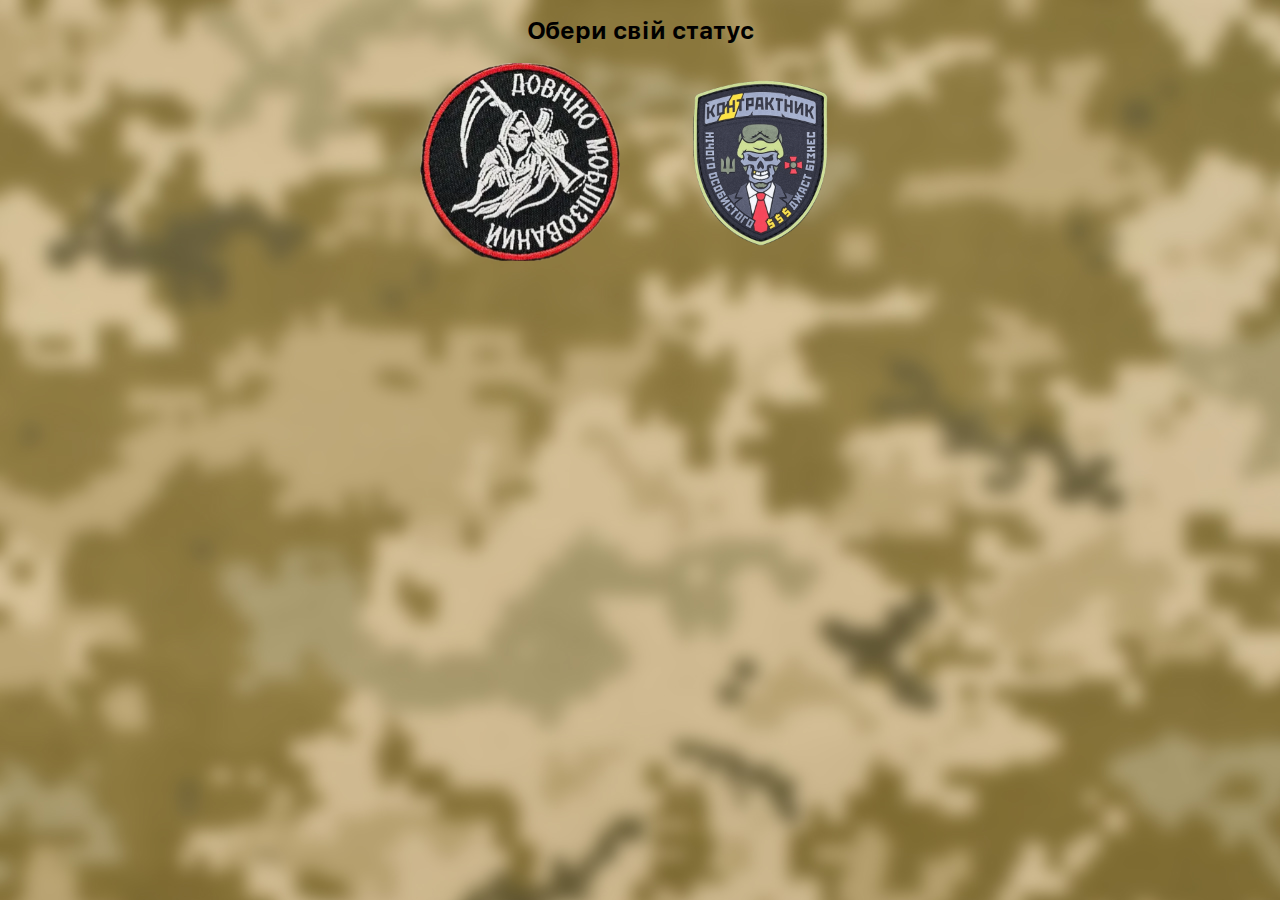
<file: index.html>
<!DOCTYPE html>
<html lang="uk">
<head>
  <meta charset="UTF-8">
  <meta name="viewport" content="width=device-width, initial-scale=1.0">
  <link rel="stylesheet" href="css/styles.css" media="screen">
  <link rel="icon" href="images/favicon.ico" type="image/x-icon">
  <title>Джура</title>
</head>
<body>
  <div class="selection-screen">
    <center> <h1>Обери свій статус</h1></center>
    <div class="selection">
      <div style="display: flex; justify-content: center; gap: 40px; align-items: center;">
        <a href="choice.html">
          <img src="images/mobilized.png" alt="Мобілізований" style="width: 200px;">
        </a>
        <a href="choice.html">
          <img src="images/infinity.png" alt="Контрактник" style="width: 200px;">
        </a>
      </div>
    </div>
  </div>

  
</body>
</html>
</file>
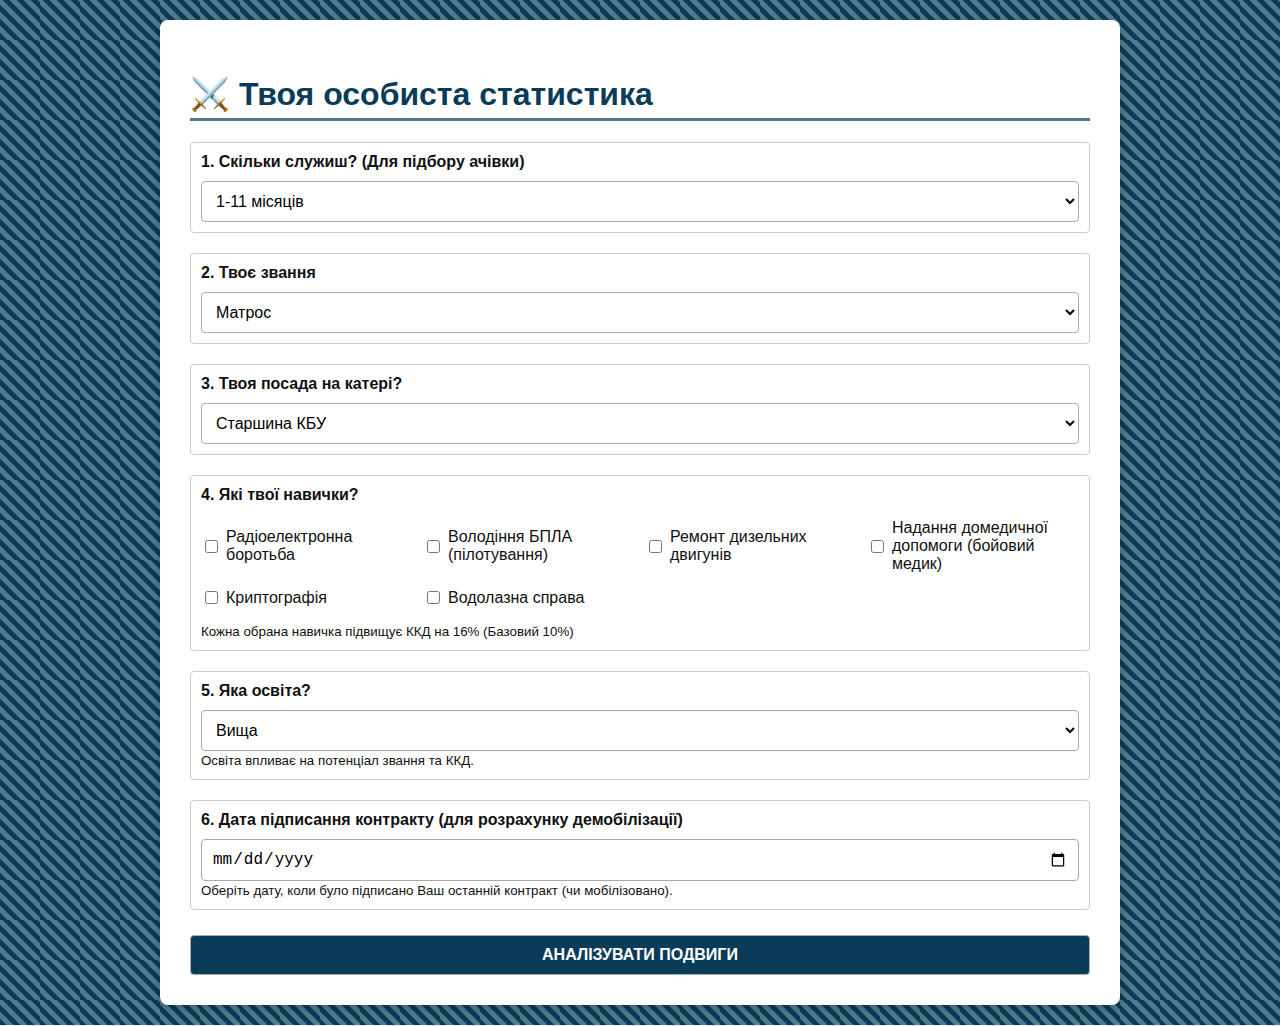
<file: analysis.html>
<!DOCTYPE html>
<html lang="uk">
<head>
    <meta charset="UTF-8">
    <meta name="viewport" content="width=device-width, initial-scale=1.0">
    <title>Статистика твоєї служби</title>
    <style>
        :root {
            --pixel-blue: #0A3C59; /* Темно-синій піксель */
            --pixel-light: #527A8A; /* Світло-синій піксель */
            --pixel-accent: #FFD700; /* Золотий акцент */
            --background-color: #f0f0f0;
            --text-color: #111;
        }

        body {
            font-family: 'Arial', sans-serif;
            background-color: var(--background-color);
            color: var(--text-color);
            margin: 0;
            padding: 20px;
            display: flex;
            justify-content: center;
            align-items: flex-start;
            min-height: 100vh;
            background-image: repeating-linear-gradient(45deg, 
                var(--pixel-blue) 0, var(--pixel-blue) 5px, 
                var(--pixel-light) 5px, var(--pixel-light) 10px);
            background-size: 40px 40px;
        }

        .container {
            background-color: white;
            padding: 30px;
            border-radius: 8px;
            box-shadow: 0 4px 12px rgba(0, 0, 0, 0.2);
            width: 100%;
            max-width: 900px;
            min-height: 700px;
        }

        h1, h2, h3 {
            color: var(--pixel-blue);
            border-bottom: 3px solid var(--pixel-light);
            padding-bottom: 5px;
            margin-top: 25px;
        }
        
        /* Стилізація форми */
        .form-group {
            margin-bottom: 20px;
            padding: 10px;
            border: 1px solid #ccc;
            border-radius: 4px;
        }

        label {
            display: block;
            margin-bottom: 5px;
            font-weight: bold;
        }

        select, button, input[type="date"] {
            width: 100%;
            padding: 10px;
            margin-top: 5px;
            border-radius: 4px;
            border: 1px solid #aaa;
            box-sizing: border-box;
            background-color: #fff;
            font-size: 16px;
        }

        button {
            background-color: var(--pixel-blue);
            color: white;
            cursor: pointer;
            font-weight: bold;
            transition: background-color 0.3s;
        }

        button:hover {
            background-color: #0056b3;
        }

        .checkbox-grid {
            display: grid;
            grid-template-columns: repeat(auto-fit, minmax(200px, 1fr));
            gap: 10px;
            padding: 10px 0;
        }

        .checkbox-grid label {
            display: flex;
            align-items: center;
            cursor: pointer;
            font-weight: normal;
        }
        
        .checkbox-grid input[type="checkbox"] {
            margin-right: 8px;
            width: auto;
        }

        /* Стилізація секції результатів (Battlefield 2 style) */
        #results {
            margin-top: 30px;
            padding: 20px;
            background-color: #eee;
            border: 5px solid var(--pixel-blue);
            border-radius: 8px;
            display: none;
        }
        
        .stat-block {
            background-color: var(--pixel-blue);
            color: white;
            padding: 15px;
            border-radius: 4px;
            margin-bottom: 15px;
            display: flex;
            justify-content: space-between;
            align-items: center;
        }
        /* Стиль для великого відліку часу */
        .stat-block.countdown {
            background-color: #A52A2A; /* Червоний/Бордовий для уваги */
            flex-direction: column;
            text-align: center;
        }
        .stat-block.countdown strong {
            font-size: 2.5em;
            color: #fff;
            margin-top: 5px;
        }


        .stat-block strong {
            color: var(--pixel-accent);
            font-size: 1.2em;
        }

        .rank-info {
            display: flex;
            align-items: center;
            gap: 20px;
        }

        .rank-info img {
            width: 80px;
            height: 80px;
            object-fit: contain;
            border: 2px solid var(--pixel-accent);
            border-radius: 50%;
            padding: 5px;
            background-color: #fff;
        }

        .kkd-bar-container {
            width: 100%;
            background-color: #ccc;
            border-radius: 5px;
            margin-top: 10px;
        }

        .kkd-bar {
            height: 25px;
            background-color: var(--pixel-accent);
            border-radius: 5px;
            text-align: center;
            line-height: 25px;
            color: var(--pixel-blue);
            font-weight: bold;
            transition: width 1s ease-in-out;
        }
        
        .recommendation {
            background-color: #fff;
            border: 2px solid var(--pixel-accent);
            padding: 15px;
            margin-top: 20px;
            border-radius: 4px;
        }

        .next-rank-display {
            font-size: 1.1em;
            font-weight: bold;
            color: #008000;
        }
        
        .placeholder-image {
            width: 80px;
            height: 80px;
            background-color: #ccc;
            border: 2px solid var(--pixel-accent);
            border-radius: 50%;
            padding: 5px;
            display: flex;
            align-items: center;
            justify-content: center;
            font-size: 12px;
            text-align: center;
            line-height: 1.2;
            color: #555;
        }
        /* Стиль для приміток щодо контракту */
        .contract-note {
            color: var(--pixel-accent);
            font-style: italic;
            font-size: 0.9em;
            margin-top: 5px;
        }

    </style>
</head>
<body>

<div class="container">
    <h1>⚔️ Твоя особиста статистика</h1>

    <div id="form-section">
        <form id="analysisForm">

            <div class="form-group">
                <label for="serviceTime">1. Скільки служиш? (Для підбору ачівки)</label>
                <select id="serviceTime" required></select>
            </div>

            <div class="form-group">
                <label for="rank">2. Твоє звання</label>
                <select id="rank" required></select>
            </div>
            
            <div class="form-group">
                <label for="position">3. Твоя посада на катері?</label>
                <select id="position" required></select>
            </div>

            <div class="form-group">
                <label>4. Які твої навички?</label>
                <div id="skillsContainer" class="checkbox-grid">
                    </div>
                <small>Кожна обрана навичка підвищує ККД на 16% (Базовий 10%)</small>
            </div>

            <div class="form-group">
                <label for="education">5. Яка освіта?</label>
                <select id="education" required></select>
                <small>Освіта впливає на потенціал звання та ККД.</small>
            </div>
            
            <div class="form-group">
                <label for="contractDate">6. Дата підписання контракту (для розрахунку демобілізації)</label>
                <input type="date" id="contractDate" required>
                <small>Оберіть дату, коли було підписано Ваш останній контракт (чи мобілізовано).</small>
            </div>

            <button type="submit">АНАЛІЗУВАТИ ПОДВИГИ</button>
        </form>
    </div>

    <div id="results">
        <h2>📊 Профіль та твоя статистика</h2>
        
        <h3>⚓ Залишилось до кінця контракту</h3>
        <div class="stat-block countdown">
            <span id="contractStatusLabel">Статус контракту:</span>
            <strong id="contractCountdown">--</strong>
            <span class="contract-note" id="contractNote"></span>
        </div>

        <h3>📈 Коефіцієнт корисної дії (ККД)</h3>
        <div class="stat-block">
            <span>Поточний ККД:</span> 
            <strong id="kkdValue">0%</strong>
        </div>
        <div class="kkd-bar-container">
            <div id="kkdBar" class="kkd-bar"></div>
        </div>

        <h3>🎖️ Звання та кар'єрний Шлях</h3>
        <div class="stat-block rank-info">
            <div>
                <p>Твоє звання:</p>
                <strong id="currentRankDisplay"></strong>
            </div>
            <div id="currentRankImage" class="placeholder-image">Фото звання</div>
            <div style="text-align: right;">
                <p>Наступне звання, потенціал:</p>
                <div class="next-rank-display" id="nextRankDisplay"></div>
            </div>
        </div>
        
        <h3>🏆 Твій подвиг ("Ачівка")</h3>
        <div class="stat-block">
            <div style="flex-direction: column; align-items: flex-start;">
                <strong id="achievementTitle"></strong>
                <small id="achievementDescription" style="color: #ccc; margin-top: 5px;"></small>
            </div>
        </div>
        
        <h3>🚀 Рекомендації: </h3>
        <div class="recommendation" id="recommendations">
            <p><strong>Подальші дії:</strong></p>
            <ul>
                </ul>
        </div>
    </div>
</div>

<script>
    // Імітація завантаження db.json (Вставлено як об'єкт для спрощення)
    const db = {
        "ranks": [
            {"id": 1, "title": "Матрос", "category": "Рядовий", "next_rank_id": 2, "img": "matros.png"},
            {"id": 2, "title": "Старший матрос", "category": "Рядовий", "next_rank_id": 3, "img": "st_matros.png"},
            {"id": 3, "title": "Старшина 2 статті", "category": "Сержант", "next_rank_id": 4, "img": "st_2.png"},
            {"id": 4, "title": "Старшина 1 статті", "category": "Сержант", "next_rank_id": 5, "img": "st_1.png"},
            {"id": 5, "title": "Головний старшина", "category": "Сержант", "next_rank_id": 6, "img": "gl_st.png"},
            {"id": 6, "title": "Головний корабельний старшина", "category": "Старшина", "next_rank_id": 7, "img": "gl_kor_st.png"},
            {"id": 7, "title": "Штаб-старшина", "category": "Старшина", "next_rank_id": 8, "img": "shtab_st.png"},
            {"id": 8, "title": "Майстер-старшина", "category": "Старшина", "next_rank_id": 9, "img": "mayster_st.png"},
            {"id": 9, "title": "Старший майстер-старшина", "category": "Старшина", "next_rank_id": 10, "img": "st_mayster_st.png"},
            {"id": 10, "title": "Головний майстер-старшина", "category": "Старшина", "next_rank_id": null, "img": "gl_mayster_st.png"},
            {"id": 11, "title": "Молодший лейтенант", "category": "Молодший офіцер", "next_rank_id": 12, "img": "ml_leyt.png"},
            {"id": 12, "title": "Лейтенант", "category": "Молодший офіцер", "next_rank_id": 13, "img": "leyt.png"},
            {"id": 13, "title": "Старший лейтенант", "category": "Молодший офіцер", "next_rank_id": 14, "img": "st_leyt.png"},
            {"id": 14, "title": "Капітан-лейтенант", "category": "Молодший офіцер", "next_rank_id": 15, "img": "kap_leyt.png"},
            {"id": 15, "title": "Капітан 3 рангу", "category": "Старший офіцер", "next_rank_id": 16, "img": "kap_3.png"},
            {"id": 16, "title": "Капітан 2 рангу", "category": "Старший офіцер", "next_rank_id": 17, "img": "kap_2.png"},
            {"id": 17, "title": "Капітан 1 рангу", "category": "Старший офіцер", "next_rank_id": 18, "img": "kap_1.png"},
            {"id": 18, "title": "Коммодор", "category": "Вищий офіцер", "next_rank_id": 19, "img": "commodor.png"},
            {"id": 19, "title": "Контр-адмірал", "category": "Вищий офіцер", "next_rank_id": 20, "img": "kontr_adm.png"},
            {"id": 20, "title": "Віце-адмірал", "category": "Вищий офіцер", "next_rank_id": 21, "img": "vitse_adm.png"},
            {"id": 21, "title": "Адмірал", "category": "Вищий офіцер", "next_rank_id": null, "img": "admiral.png"}
        ],
        "service_time": [
            {"value": "1-11 місяців", "display": "1-11 місяців"},
            {"value": "1 рік", "display": "1 рік"},
            {"value": "2 роки", "display": "2 роки"},
            {"value": "3 роки", "display": "3 роки"},
            {"value": "4 роки", "display": "4 роки"},
            {"value": "5 років", "display": "5 років"},
            {"value": "6 років", "display": "6 років"},
            {"value": "7 років", "display": "7 років"},
            {"value": "8 років", "display": "8 років"},
            {"value": "9 років", "display": "9 років"},
            {"value": "10 років", "display": "10 років"},
            {"value": "11 років", "display": "11 років"},
            {"value": "12 років", "display": "12 років"},
            {"value": "В армії народився", "display": "В армії народився"}
        ],
        "positions": [
            "Старшина КБУ", "Командир відділення рульових сигнальників", "Старший рульовий сигнальник", "Рульовий сигнальник", "Командир відділення операторів", "Старший оператор", "Оператор КБУ", "Командир відділення комендорів", "Комендор", "КБУ", "Боцман", "Баталер", "Марсовий", "Електрик", "Старший електрик", "Старший моторист", "Моторист", "Командир катера", "Помічник командира", "Старшина ЕМК"
        ],
        "achievements": [
            {"time": "1-11 місяців", "title": "Новобранець Моря", "description": "Витримав(ла) перші шторми та засвоїв(ла) основи морської справи. Попереду цілий океан!"},
            {"time": "1 рік", "title": "Офіцерське Братство", "description": "Заклав(ла) фундамент професійної кар'єри. Впевнено тримаєш стрій!"},
            {"time": "2 роки", "title": "Стабілізація Катера", "description": "Перший рік – випробування, другий – досвід. Ти став(ла) надійною опорою."},
            {"time": "3 роки", "title": "Торпеда Досвіду", "description": "Твоя вислуга дозволяє вирішувати нестандартні завдання. Готовий(а) до командування!"},
            {"time": "4 роки", "title": "Майстер Акваторії", "description": "Ти знаєш катер, як свою кишеню, а море – як рідний дім. Час передавати знання."},
            {"time": "5 років", "title": "Золотий Якір", "description": "5 років бездоганної служби. Приклад для наслідування та справжній професіонал."},
            {"time": "6 років", "title": "Ветеран Водної Гладі (Фаза 1)", "description": "Пройшов(ла) через вогонь та воду. Твій досвід безцінний для флоту."},
            {"time": "7 років", "title": "Ветеран Водної Гладі (Фаза 2)", "description": "Пройшов(ла) через вогонь та воду. Твій досвід безцінний для флоту."},
            {"time": "8 років", "title": "Морський Вовк (Початок)", "description": "Роки служби перетворили тебе на справжнього морського вовка. Успіхи говорять самі за себе."},
            {"time": "9 років", "title": "Морський Вовк (Профі)", "description": "Роки служби перетворили тебе на справжнього морського вовка. Успіхи говорять самі за себе."},
            {"time": "10 років", "title": "Лідер Флотилії (Золото)", "description": "Десятиліття вірності присязі. Ти є рушійною силою та гордістю ВМС ЗСУ."},
            {"time": "11 років", "title": "Лідер Флотилії (Платина)", "description": "Десятиліття вірності присязі. Ти є рушійною силою та гордістю ВМС ЗСУ."},
            {"time": "12 років", "title": "Лідер Флотилії (Діамант)", "description": "Десятиліття вірності присязі. Ти є рушійною силою та гордістю ВМС ЗСУ."},
            {"time": "В армії народився", "title": "Абсолютний Адмірал", "description": "Твоя кар'єра почалася з колиски на палубі. Справжня легенда!"}
        ],
        "skills_list": [
            {"name": "Радіоелектронна боротьба", "kkd_boost": 16},
            {"name": "Володіння БПЛА (пілотування)", "kkd_boost": 16},
            {"name": "Ремонт дизельних двигунів", "kkd_boost": 16},
            {"name": "Надання домедичної допомоги (бойовий медик)", "kkd_boost": 16},
            {"name": "Криптографія", "kkd_boost": 16},
            {"name": "Водолазна справа", "kkd_boost": 16}
        ],
        "education_bonus": [
            {"level": "Вища", "kkd_bonus": 20, "officer_path": true},
            {"level": "Молодший спеціаліст", "kkd_bonus": 10, "officer_path": false},
            {"level": "Середньо-спеціальна", "kkd_bonus": 5, "officer_path": false},
            {"level": "Закінчив 9-11 класів", "kkd_bonus": 0, "officer_path": false}
        ]
    };

    // ----------------------------------------------------------------------
    // ФУНКЦІЇ ІНІЦІАЛІЗАЦІЇ ФОРМИ
    // ----------------------------------------------------------------------
    function populateSelects() {
        const serviceTimeSelect = document.getElementById('serviceTime');
        const rankSelect = document.getElementById('rank');
        const positionSelect = document.getElementById('position');
        const educationSelect = document.getElementById('education');
        const skillsContainer = document.getElementById('skillsContainer');

        // 1. Час служби
        db.service_time.forEach(item => {
            serviceTimeSelect.add(new Option(item.display, item.value));
        });

        // 2. Звання
        db.ranks.forEach(rank => {
            rankSelect.add(new Option(rank.title, rank.id));
        });

        // 3. Посада
        db.positions.forEach(pos => {
            positionSelect.add(new Option(pos, pos));
        });

        // 4. Навички (Чекбокси)
        db.skills_list.forEach((skill) => {
            skillsContainer.innerHTML += `
                <label>
                    <input type="checkbox" name="skill" value="${skill.name}" data-kkd="${skill.kkd_boost}">
                    ${skill.name}
                </label>
            `;
        });

        // 5. Освіта
        db.education_bonus.forEach(edu => {
            educationSelect.add(new Option(edu.level, edu.level));
        });
    }

    // ----------------------------------------------------------------------
    // ФУНКЦІЯ РОЗРАХУНКУ ЧАСУ ДО ДЕМОБІЛІЗАЦІЇ
    // ----------------------------------------------------------------------
    function calculateContractEnd(startDateString) {
        // Визначаємо приблизний термін контракту.
        // Оскільки термін контракту може бути різним (наприклад, 3 роки, 5 років, до кінця ОС), 
        // для військовослужбовців рядового, сержантського та старшинського складу 
        // стандартний термін контракту зазвичай становить 3 роки.
        // В умовах воєнного стану, контракт діє до оголошення демобілізації або кінця контракту (що настане пізніше).
        
        const now = new Date();
        const contractStartDate = new Date(startDateString);
        
        if (isNaN(contractStartDate)) {
            return {
                status: "Невідома дата", 
                countdown: "--", 
                note: "Будь ласка, введіть коректну дату."
            };
        }

        // Обчислюємо 3-річний термін (як приклад)
        const threeYearsLater = new Date(contractStartDate);
        threeYearsLater.setFullYear(threeYearsLater.getFullYear() + 3);
        
        let diffTime = threeYearsLater.getTime() - now.getTime();
        
        // Перевірка на "До кінця життя" (в умовах воєнного стану)
        let noteText = "";
        let countdownText = "";
        let contractStatusLabel = "Залишилось до кінця контракту (3 роки):";

        if (diffTime <= 0) {
            // Контракт формально закінчився, але діє до кінця ОС
            contractStatusLabel = "Статус у Воєнний Час:";
            countdownText = "ДО КІНЦЯ ВОЄННОГО СТАНУ";
            noteText = "Ваш контракт продовжується до оголошення демобілізації.";
            document.querySelector('.stat-block.countdown').style.backgroundColor = '#A52A2A'; // Бордовий
        } else {
            // Розділяємо залишок часу
            const diffDays = Math.ceil(diffTime / (1000 * 60 * 60 * 24));
            
            const years = Math.floor(diffDays / 365);
            const months = Math.floor((diffDays % 365) / 30);
            const days = diffDays - (years * 365) - (months * 30);

            countdownText = `${years} Р. ${months} МІС. ${days} ДН.`;
            noteText = `Цей розрахунок базується на стандартному 3-річному терміні контракту.`;
            document.querySelector('.stat-block.countdown').style.backgroundColor = '#008000'; // Зелений
        }

        return {
            status: contractStatusLabel,
            countdown: countdownText,
            note: noteText
        };
    }

    // ----------------------------------------------------------------------
    // ФУНКЦІЯ ОБРОБКИ ФОРМИ ТА РОЗРАХУНКУ
    // ----------------------------------------------------------------------
    function handleFormSubmit(event) {
        event.preventDefault();
        
        const serviceTime = document.getElementById('serviceTime').value;
        const currentRankId = parseInt(document.getElementById('rank').value);
        const educationLevel = document.getElementById('education').value;
        const contractDate = document.getElementById('contractDate').value;
        const selectedSkills = Array.from(document.querySelectorAll('#skillsContainer input[name="skill"]:checked'));

        const currentRank = db.ranks.find(r => r.id === currentRankId);
        const educationData = db.education_bonus.find(e => e.level === educationLevel);
        
        // 1. РОЗРАХУНОК ККД
        let kkd = 10; // Базовий ККД
        if (educationData) {
            kkd += educationData.kkd_bonus;
        }
        selectedSkills.forEach(skillCheckbox => {
            kkd += parseInt(skillCheckbox.dataset.kkd);
        });
        kkd = Math.min(kkd, 90); 

        // 2. РОЗРАХУНОК НАСТУПНОГО ЗВАННЯ ТА РЕКОМЕНДАЦІЙ
        let nextRankTitle = "Досягнуто Максимуму";
        let recommendationHTML = '';

        if (educationData.officer_path && currentRank.id <= 10) { 
            nextRankTitle = "Лейтенант (Офіцерські Курси)";
            recommendationHTML += `<li>Пройти <strong>Офіцерські Курси</strong> (для отримання звання <strong>Лейтенант</strong>) завдяки Вашій <strong>Вищій освіті</strong>.</li>`;
        } else if (currentRank && currentRank.next_rank_id) {
            const nextRank = db.ranks.find(r => r.id === currentRank.next_rank_id);
            nextRankTitle = nextRank ? nextRank.title : "Подальше підвищення за вислугою";
            recommendationHTML += `<li>Продовжувати бездоганну службу для отримання звання <strong>${nextRankTitle}</strong>.</li>`;
        } 
        
        const missingSkills = db.skills_list.filter(skill => 
            !selectedSkills.some(s => s.value === skill.name)
        );
        if (missingSkills.length > 0) {
            recommendationHTML += `<li>Опанувати додаткові навички для досягнення ККД <strong>90%</strong>.</li>`;
        }

        // 3. АЧІВКА (ПОДВИГ)
        const achievement = db.achievements.find(a => a.time === serviceTime);
        
        // 4. ВІДЛІК ДО ДЕМОБІЛІЗАЦІЇ
        const contractResult = calculateContractEnd(contractDate);

        // --- ВІДОБРАЖЕННЯ РЕЗУЛЬТАТІВ ---
        
        // Контракт
        document.getElementById('contractStatusLabel').textContent = contractResult.status;
        document.getElementById('contractCountdown').textContent = contractResult.countdown;
        document.getElementById('contractNote').textContent = contractResult.note;
        
        // Звання
        document.getElementById('currentRankDisplay').textContent = currentRank.title;
        document.getElementById('nextRankDisplay').textContent = nextRankTitle;
        const currentRankImage = document.getElementById('currentRankImage');
        currentRankImage.innerHTML = `<p>${currentRank.title}</p><small>(Фото тут)</small>`; // Заглушка
        
        // Ачівка
        document.getElementById('achievementTitle').textContent = achievement.title;
        document.getElementById('achievementDescription').textContent = achievement.description;
        
        // Рекомендації
        document.getElementById('recommendations').querySelector('ul').innerHTML = recommendationHTML || '<li>Ваш профіль ідеальний!</li>';
        
        // ККД
        document.getElementById('kkdValue').textContent = `${kkd}%`;
        const kkdBar = document.getElementById('kkdBar');
        kkdBar.style.width = `${kkd}%`;
        kkdBar.textContent = `${kkd}%`;

        // Показати секцію результатів та прокрутити
        document.getElementById('results').style.display = 'block';
        window.scrollTo({ top: document.getElementById('results').offsetTop, behavior: 'smooth' });
    }

    // ----------------------------------------------------------------------
    // ОСНОВНА ЛОГІКА: ЗАПУСК
    // ----------------------------------------------------------------------
    document.addEventListener('DOMContentLoaded', () => {
        populateSelects();
        document.getElementById('analysisForm').addEventListener('submit', handleFormSubmit);
    });
</script>

</body>
</html>
</file>
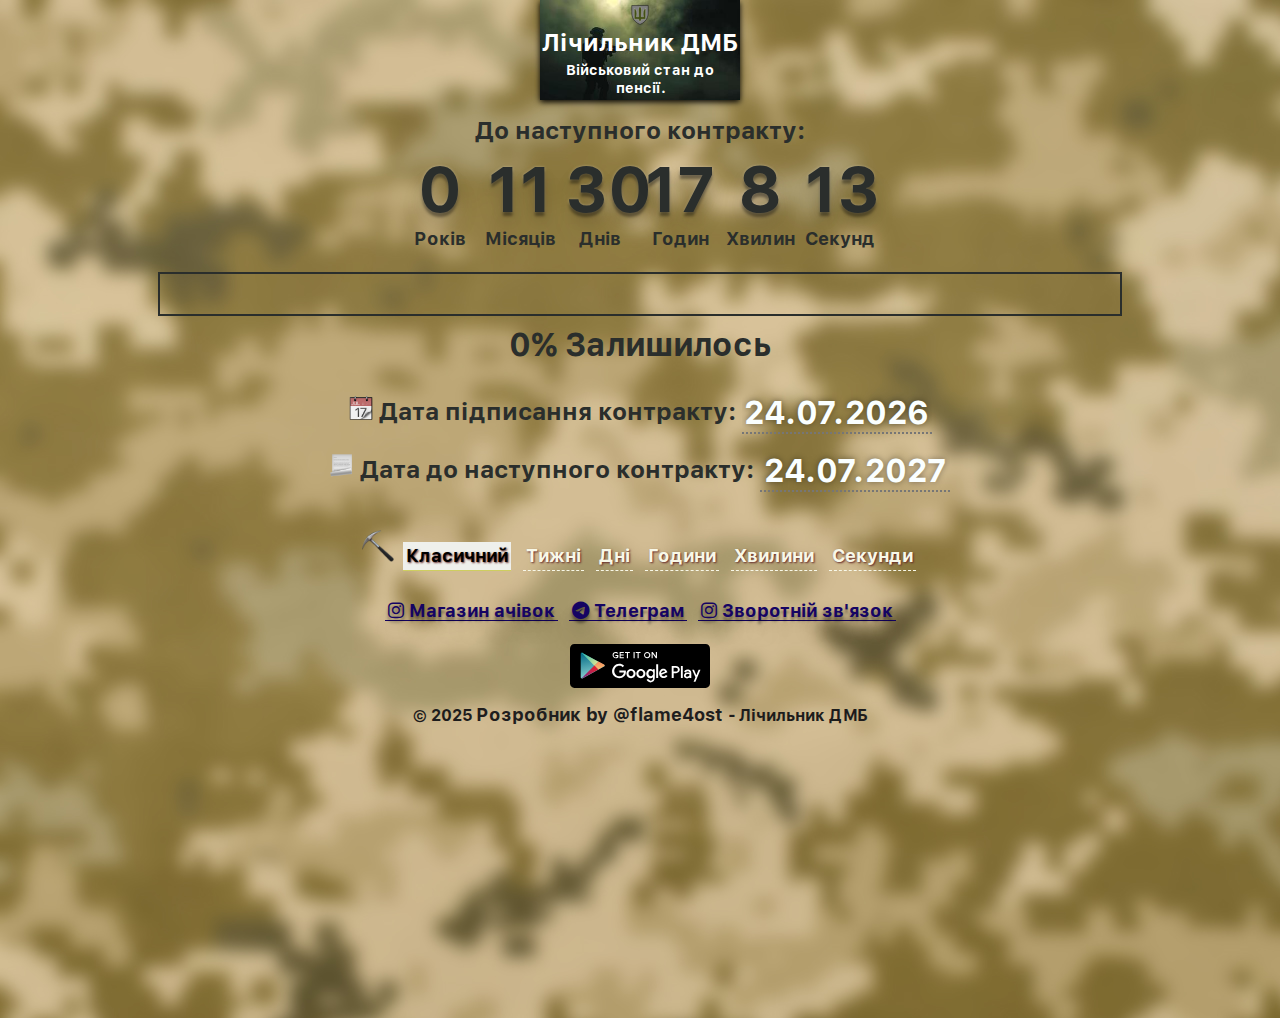
<file: choice.html>
<html lang="uk">
   <head>
      <body>
      <meta charset="UTF-8" />
      <meta name="viewport" content="width=device-width, initial-scale=1.0" />
      <meta http-equiv="X-UA-Compatible" content="IE=edge" />
      <link rel="icon" href="images/favicon.ico" type="image/x-icon">
      <title>Dzhura ∞</title>

      <script src="js/xdate.js" type="text/javascript"></script>
      <script src="js/jquery-1.10.2.min.js" type="text/javascript"></script>
      <script src="js/jquery-ui-1.10.3.custom.min.js"></script>
      <script src="js/localization.js"></script>
      <script src="js/script.min.js" type="text/javascript"></script>
      <link href="css/jquery-ui.css" rel="stylesheet" type="text/css">
      <link rel="stylesheet" href="css/styles.css" media="screen">
	

     <link rel="stylesheet" href="https://cdnjs.cloudflare.com/ajax/libs/font-awesome/6.5.0/css/all.min.css">
      <meta name="copyright" content="flame4ost, googlove">
      <meta name="description" content="Сервіс розрахунку часу, що залишився військовослужбовцю до демобілізації в роках, місяцях, тижнях, днях, годинах, хвилинах, секундах. Лічильник днів до дому. Дізнайся скільки чекати дембеля."><script src="js/cnt.share.js"></script>
  
	  <style>
	  .ui-widget-content{
		 background-color:white; 
		 background-color:white; 
	  }
	  .ui-datepicker th{
		 color:black; 
	  }
	  
	  #ui-datepicker-div{
		-moz-box-shadow: 0px 2px 6px #000000;
		-webkit-box-shadow: 0px 2px 6px #000000;
		box-shadow: 0px 2px 6px #000000;
	  }
	  </style>
   
   
      <div style="width:200px; margin:0px auto 0px;">
         <div id="logo" title="Demobilization UA - лічильник днів до демобілізації">
		 <div class="star"></div>
		 <div class="logo_title">Лічильник ДМБ</div>
		 <div style="clear:both"></div>
		 <div class="logo_description">Військовий стан до пенсії.</div>

		 </div>
      </div>
   </head>

		
		
	  <div id="main">
	  <div id="content">
            <h1>До наступного контракту:</h1>
            <div id="all_timers">
               <div id="display_change_number" class="counter_block">
                  <div id="by" class="framenumber">
                     <div id="id_years" class="number"></div>
                     <div class="number_caption">Років</div>
                  </div>
                  <div id="bm" class="framenumber">
                     <div id="id_month" class="number"></div>
                     <div class="number_caption">Місяців</div>
                  </div>
                  <div id="bd" class="framenumber">
                     <div id="id_days" class="number"></div>
                     <div class="number_caption">Днів</div>
                  </div>
                  <div id="bh" class="framenumber">
                     <div id="id_hours" class="number"></div>
                     <div class="number_caption">Годин</div>
                  </div>
                  <div id="bmm" class="framenumber">
                     <div id="id_minutes" class="number"></div>
                     <div class="number_caption">Хвилин</div>
                  </div>
                  <div id="bs" class="framenumber">
                     <div id="id_seconds" class="number"></div>
                     <div class="number_caption">Секунд</div>
                  </div>
               </div>
               <div id="display_change_days" class="counter_block block_hide">
                  <div>
                     <div id="id_all_days" class="number"></div>
                     <div class="number_caption">Днів</div>
                  </div>
               </div>
               <div id="display_change_weeks" class="counter_block block_hide">
                  <div>
                     <div id="id_all_weeks" class="number"></div>
                     <div class="number_caption">Тижнів</div>
                  </div>
               </div>
               <div id="display_change_hours" class="counter_block block_hide">
                  <div>
                     <div id="id_all_hours" class="number"></div>
                     <div class="number_caption">Годин</div>
                  </div>
               </div>
               <div id="display_change_minutes" class="counter_block block_hide">
                  <div>
                     <div id="id_all_minutes" class="number"></div>
                     <div class="number_caption">Хвилин</div>
                  </div>
               </div>
               <div id="display_change_seconds" class="counter_block block_hide">
                  <div>
                     <div id="id_all_seconds" class="number"></div>
                     <div class="number_caption">Секунд</div>
                  </div>
               </div>
            </div>
            <div style="clear:both"></div>
            <div id="display_final" class="number"></div>
            <div>
               <div id="p_back">
                  <div id="progress"></div>
               </div>
               <div id="p_value">0%</div>
            </div>

            <div style="padding-top:40px;">
                  <img src="images/calendar.png" style="width: 24px; height: 24px;">
               <span class="date_title">Дата підписання контракту:</span>
               <input inputmode="none" title="Дата підписання" type="text" value="" id="datepicker1" style="width:190px;">
               <p></p>
               <img src="images/page_with_curl.png" style="width: 24px; height: 24px;">
               <span class="date_title">Дата до наступного контракту:</span>
               <input inputmode="none" title="Дата дембеля" type="text" value="" id="datepicker" style="width:190px">
            </div>
			



			<div style="padding-top:10px">
			

            <div id="modes" class="modes" style="margin-top:10px;">
                  <img src="images/pick.png" style="width: 32px; height: 32px;">
               <span class="modelink active" id="mode1">Класичний</span>	
               <span class="modelink" id="mode2">Тижні</span>	
               <span class="modelink" id="mode3">Дні</span>	
               <span class="modelink" id="mode4">Години</span>		
               <span class="modelink" id="mode5">Хвилини</span>	
               <span class="modelink" id="mode6">Секунди</span>		
            </div>
         </div>
		 
		 

		

		 <div style="padding-top:10px; font-size:18px; padding-bottom:10px;">
         </div>
          <div class="foot_menu">
            <a title="Магазин ачівок" class="reglink" href="https://www.instagram.com/stodnevka_ua/">
               <i class="fa-brands fa-instagram"></i>
               Магазин ачівок
             </a>
             
             <a title="Telegram" class="reglink" href="https://t.me/flame4ost">
               <i class="fab fa-telegram-plane"></i>
               Телеграм
             </a>
             
             <a title="Feedback" class="reglink" href="https://www.instagram.com/googlove_official/">
               <i class="fa-brands fa-instagram"></i>
               Зворотній зв'язок
             </a>
             

         </div>


		  <div class="app_links">
							  <a title="Лічильник ДМБ" href="">
					  <img width="140" style="margin-top:10px;" alt="Лічильник ДМБ" src="images/google-play-badge.svg">
					</a>
		
         </div> 
         <div class="classfoot">
            <p style="color: rgb(29, 28, 28); font-size: 16px;">
              © 2025 <a href="https://t.me/flame4ost" target="_blank" style="color: rgb(31, 30, 30);">
                Розробник by @flame4ost
              </a> - Лічильник ДМБ
            </p>
          </div>
		 
      </div>
                 
       
   
</body></html>
</file>
<file: css/styles.css>
* {
	margin: 0;
	padding: 0;
}
html {

}
@font-face {
    font-family: Lintel; /* Имя шрифта */
	src: url(../fonts/SFProText-Bold.ttf);
	font-display: swap;
   }
   
header, nav, section, article, aside {
	display: block;
}
body {
	font: 12px/18px Lintel, Arial, Tahoma, Verdana, sans-serif;
	width: 100%;
	height: 100%;
	background: #d8e03c9c;
 line-height:150%;
 
 background-image:url(../images/brezent.jpg);
 

}
a {
padding:0px;
	color: rgb(21, 4, 99);
	outline: none;
	text-decoration: none;
	border-bottom-style:none;
    border-width:2px;

	
}
a:hover {
	color: rgb(68, 0, 255);
	 
}
.reglink{
border-bottom-style:solid;
border-width:1px;

text-shadow: 0px 4px 3px rgba(0,0,0,0.4),
             0px 8px 13px rgba(0,0,0,0.1),
             0px 18px 23px rgba(0,0,0,0.1);
}

#savelink{
border-bottom-style:dashed;
border-bottom-color:white;
width:120px;
 border-width:2px;
 height:22px;
 color:white;
 cursor: pointer;
}
#savelink:active{
color:#800000;
border-bottom-color:#800000;
}
p {
	margin: 18px 0 18px
}
h1 {
	margin: 18px 0 18px;
	font-size:24px;
	font-weight: normal;
	line-height:26px;
}
.text{
	font-size:18px;
	font-weight: normal;
	line-height:20px;
}
.textblock{
margin: 18px 0 18px;

}

img {
	border: none;
}
input {
	vertical-align: middle;
	background-color:transparent;
	border-style:none;
	border-bottom-style:dotted;
	font-size:32px;
	width:36px;
	
	   font-family: Lintel; /* Имя шрифта */
	src: url(Lintel.otf);
	color:rgb(68, 138, 28);
	color:rgb(250, 255, 255);
	text-shadow: 1px 1px 2px #642929;
	 cursor: pointer;
	 
text-shadow: 0px 0px 6px rgba(0,0,0,0.4);
text-align:center;
}
input:hover{
color:orange;

text-shadow: 0px 0px 6px rgba(0,0,0,0.7);
}
input:focus{
color:black;

background-color:white;
text-shadow: none;
}

#main{
color:rgb(42, 46, 44);
width:95%;
height:100%;
margin:0px auto 0px;
font-size:24px;
text-align:center;

}
#p_back{
margin:0px auto 0px;
border-style:solid;
 width:80%;
  height:40px;
  border-width:2px;

   

}
#progress{
	border-style:none;
	font-size:18px;
	 background-color:rgb(148, 100, 10);
	  width:100px;
	   height:100%;
	   
	   
	   
}
#p_value{
	
	font-size:32px;
	
padding-top:20px;
}
#logo{
	
padding-top:5px;	
	
margin:0px auto 0px;
width:200px;
height:95px;
background-color:#800000;


	-moz-box-shadow: 0px 2px 6px #000000;
	-webkit-box-shadow: 0px 2px 6px #000000;
	box-shadow: 0px 2px 6px #000000;
	
background-image:url(../images/logo_background.jpg);
background-repeat:no-repeat;
background-repeat-x:no-repeat;
background-repeat-y:no-repeat;
background-size:cover;

color:white;
	text-align:center;
	
	user-select: none;
    -o-user-select: none;
    -moz-user-select: none;
    -khtml-user-select: none;
    -webkit-user-select: none;
}

.logo_title{
	font-size: 24px;
    font-weight: normal;
    line-height: 26px;
	margin-bottom:5px;

}
.logo_description{

	font-size:14px;

}

.number{
font-size:64px;
height:50px;

text-shadow: 0px 4px 3px rgba(0,0,0,0.4),
             0px 8px 13px rgba(0,0,0,0.1),
             0px 18px 23px rgba(0,0,0,0.1),
		    	0px 0px 3px rgba(255,255,255,0.3);
		
}
.framenumber{
margin:0 5px 5px 5px;
width:70px;
height:100px;
float:left;



}
.scrollblock{
background-color:white;
margin:0px auto 0px; 
overflow: scroll; 
height:300px; 
overflow-y:visible; 
overflow-x:hidden;
width:510px;


	-moz-box-shadow: 0px 2px 6px #000000;
	-webkit-box-shadow: 0px 2px 6px #000000;
	box-shadow: 0px 2px 6px #000000;
}

.block_hide{
display:none;
}
.block_show{
display:block;
}
#all_timers{
height:110px;
overflow:hidden;
}
#content{
 max-width:1200px;
 margin:0 auto;
}

#content a{
 font-size:18px;
}
.modes{
padding-top:18px;
}
.modes .modelink{
border-bottom-style:dashed;
border-bottom-width:1px;
font-size:18px;
color: rgb(248, 248, 232);
text-shadow: 1px 1px 2px #642929;
cursor:pointer;
padding: 5px 3px 5px 3px;
margin:3px;
display: inline-block;
}
.modes .modelink:hover{
color:orange;
}
.modes .active{
background-color:rgb(239, 240, 236);
border-color:rgb(206, 206, 95);
color:black;
padding: 5px 3px 5px 3px;
border-top:none;
border-left:none;
border-right:none;
border-bottom-style:solid;
}
.modes .active:hover{
color:black;
}

.adv{
width:50%;
margin: 10px auto 0; 
max-width:550px;
}
.adv a{
	display: block;
	padding:5px;
	background-color:rgba(0,0,0,0.3);
}
.counter_block{
	padding-top:18px;
	width:480px;
	height:70px;
	margin:0px auto 0px;
	font-size:18px;
}

.foot_menu{
font-size:18px;
}
.foot_menu a{
	padding: 5px 3px 0px 3px;
	margin: 3px;
    display: inline-block;
}

.copyright{
	font-size:18px;
	margin-top:10px;
	margin-bottom:10px;
	opacity:0.5;
}

.star{
	height:20px;
	background-image:url(../images/zsu.svg);
	background-repeat:no-repeat;
	background-repeat-x:no-repeat;
	background-repeat-y:no-repeat;
	background-size: contain;
	background-position: center;
}

#logo .star{
margin-bottom:5px;	
}

.app_links{
	margin-top:10px;
}

#display_final{
	display:none;
	padding-top:5px;
	padding-bottom:40px;
	width:480px;
	height:50px;
	margin:0px auto 0px;
	
}
@media screen and (max-width: 800px) {

	#p_back{
		width:90%;
		height:30px;
	}

	.adv{
		width:90%;	
	}
	
}

@media screen and (max-width: 600px) {

	#display_final{
	width:100%;	
	}
	#p_back{
		width:95%;
		height:20px;
	}
	.adv{
		width:95%;	
	}
	.counter_block{
		width:100%;
	}
	h1{
	    margin: 10px 0 0px;	
	}
	.number{
		font-size: 48px;
		height: 38px;
	}	
	.framenumber{
		width: 16.667%;
		margin: 0;
	}
	
	#all_timers{
		height:90px;
	}
	
	#display_final{
		padding-bottom:20px;
	}

}
@media screen and (max-width: 450px) {

	#p_back{
		height:15px;
	}
	#p_value{
		font-size:24px;
		padding-top: 10px;
	}
	h1{
	    margin: 10px 0 0px;	
	}
	.number{
		font-size: 36px;
		height: 36px;
	}	
	.number_caption{
		font-size: 14px;
	}
	
	#all_timers{
		height:80px;
	}

	.date_title{
		font-size: 18px;
	}
	

	#logo{
		height: 90px;
	}
	
	#display_final{
		padding-bottom:10px;
	}


	#logo{
		height:auto;
		background-position: bottom center;
		text-align:left;
		width:170px;
		padding-bottom:5px;
	}
	#logo .star{
		width:40px;

		float:left;
	}	
	#logo .logo_title{
		width:130px;

		font-size: 20px;
		line-height: 20px;
		float:left;
		
		margin-bottom: 5px;
	}
	#logo .logo_description{
		display:none;
	}
	
}
</file>
